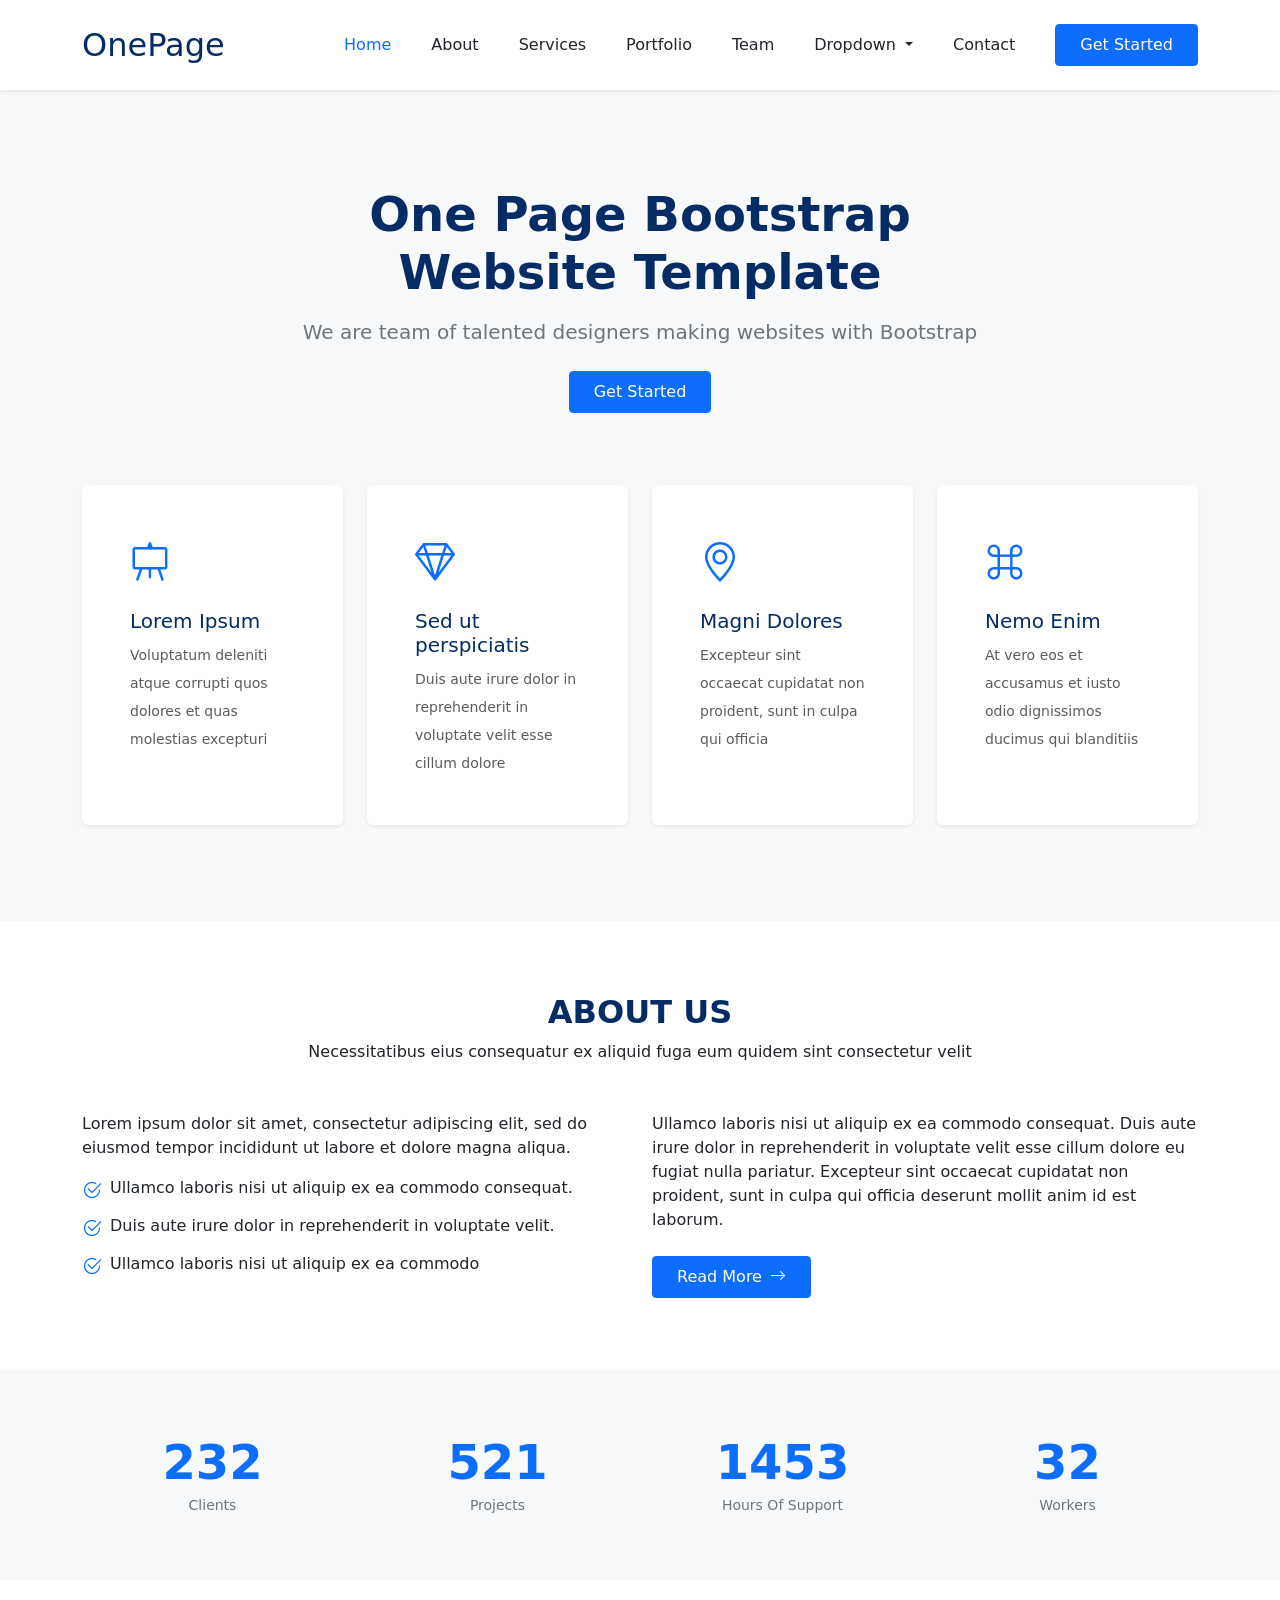
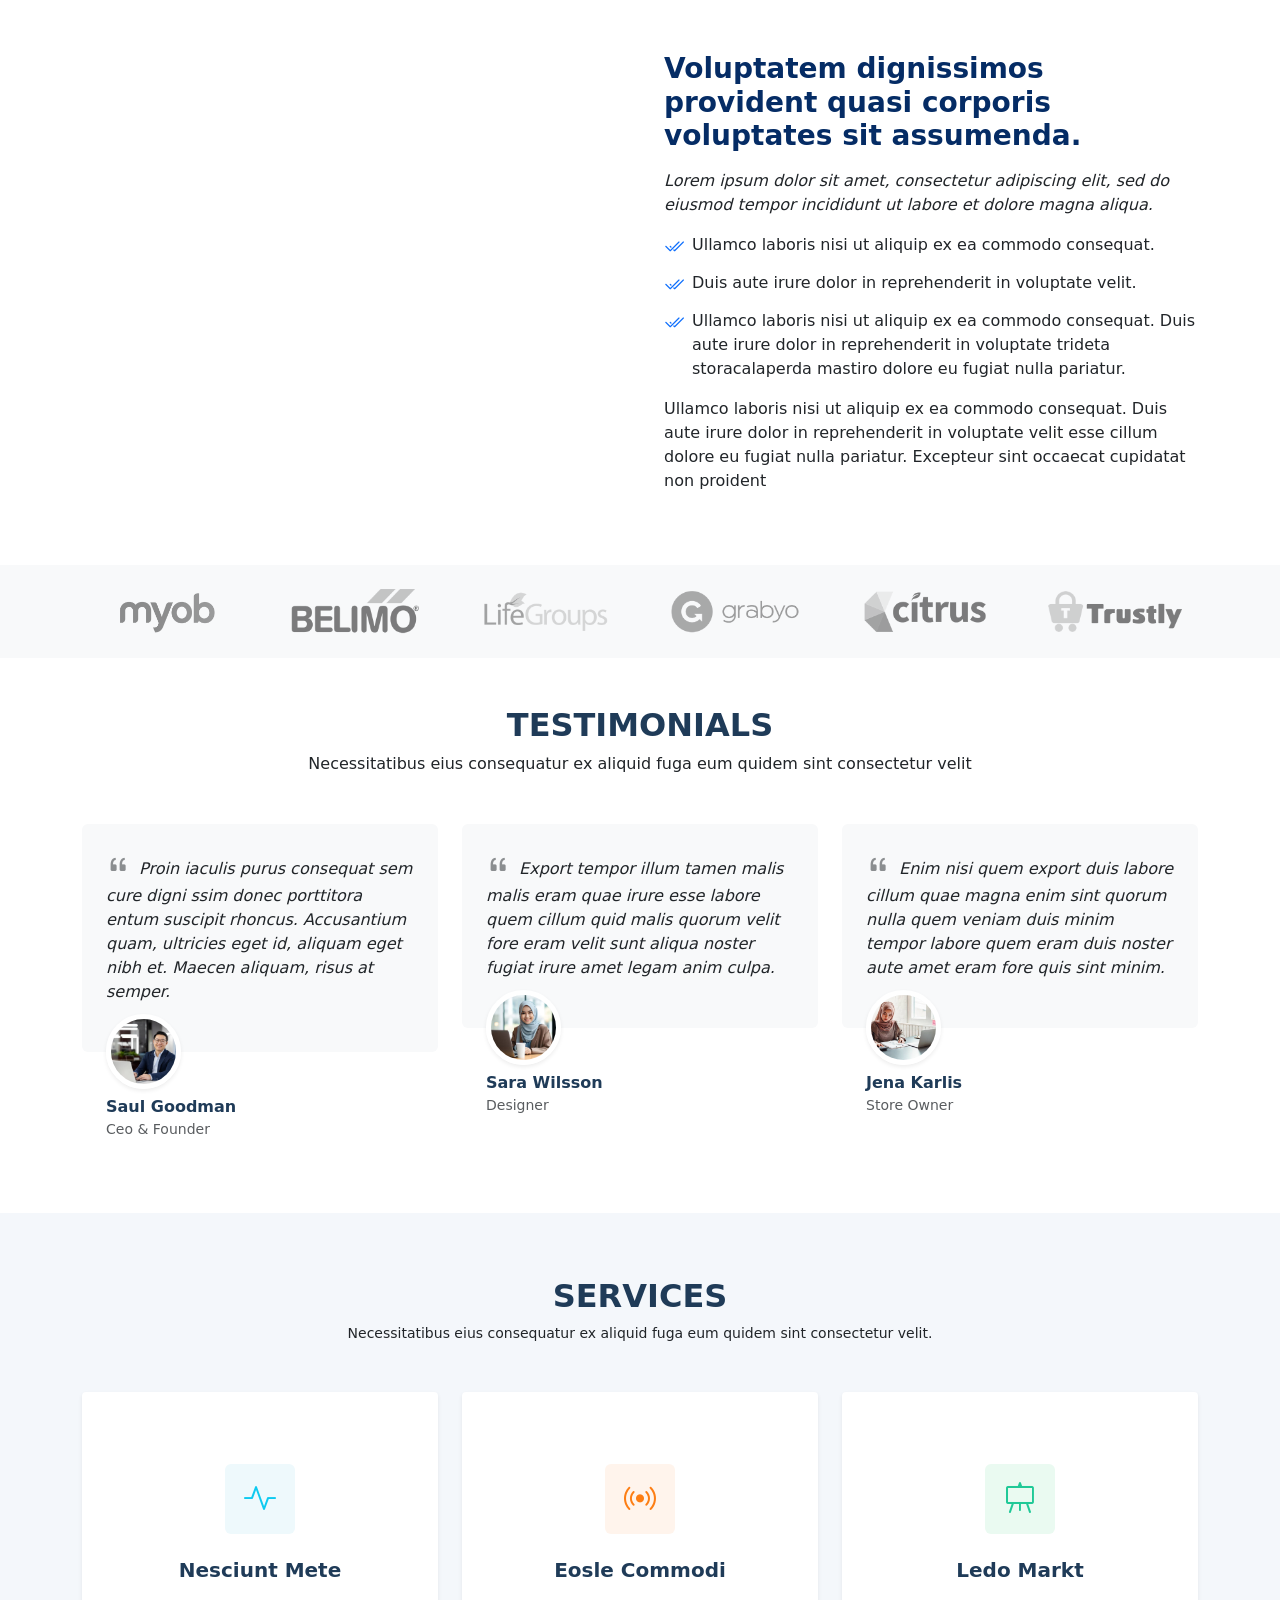
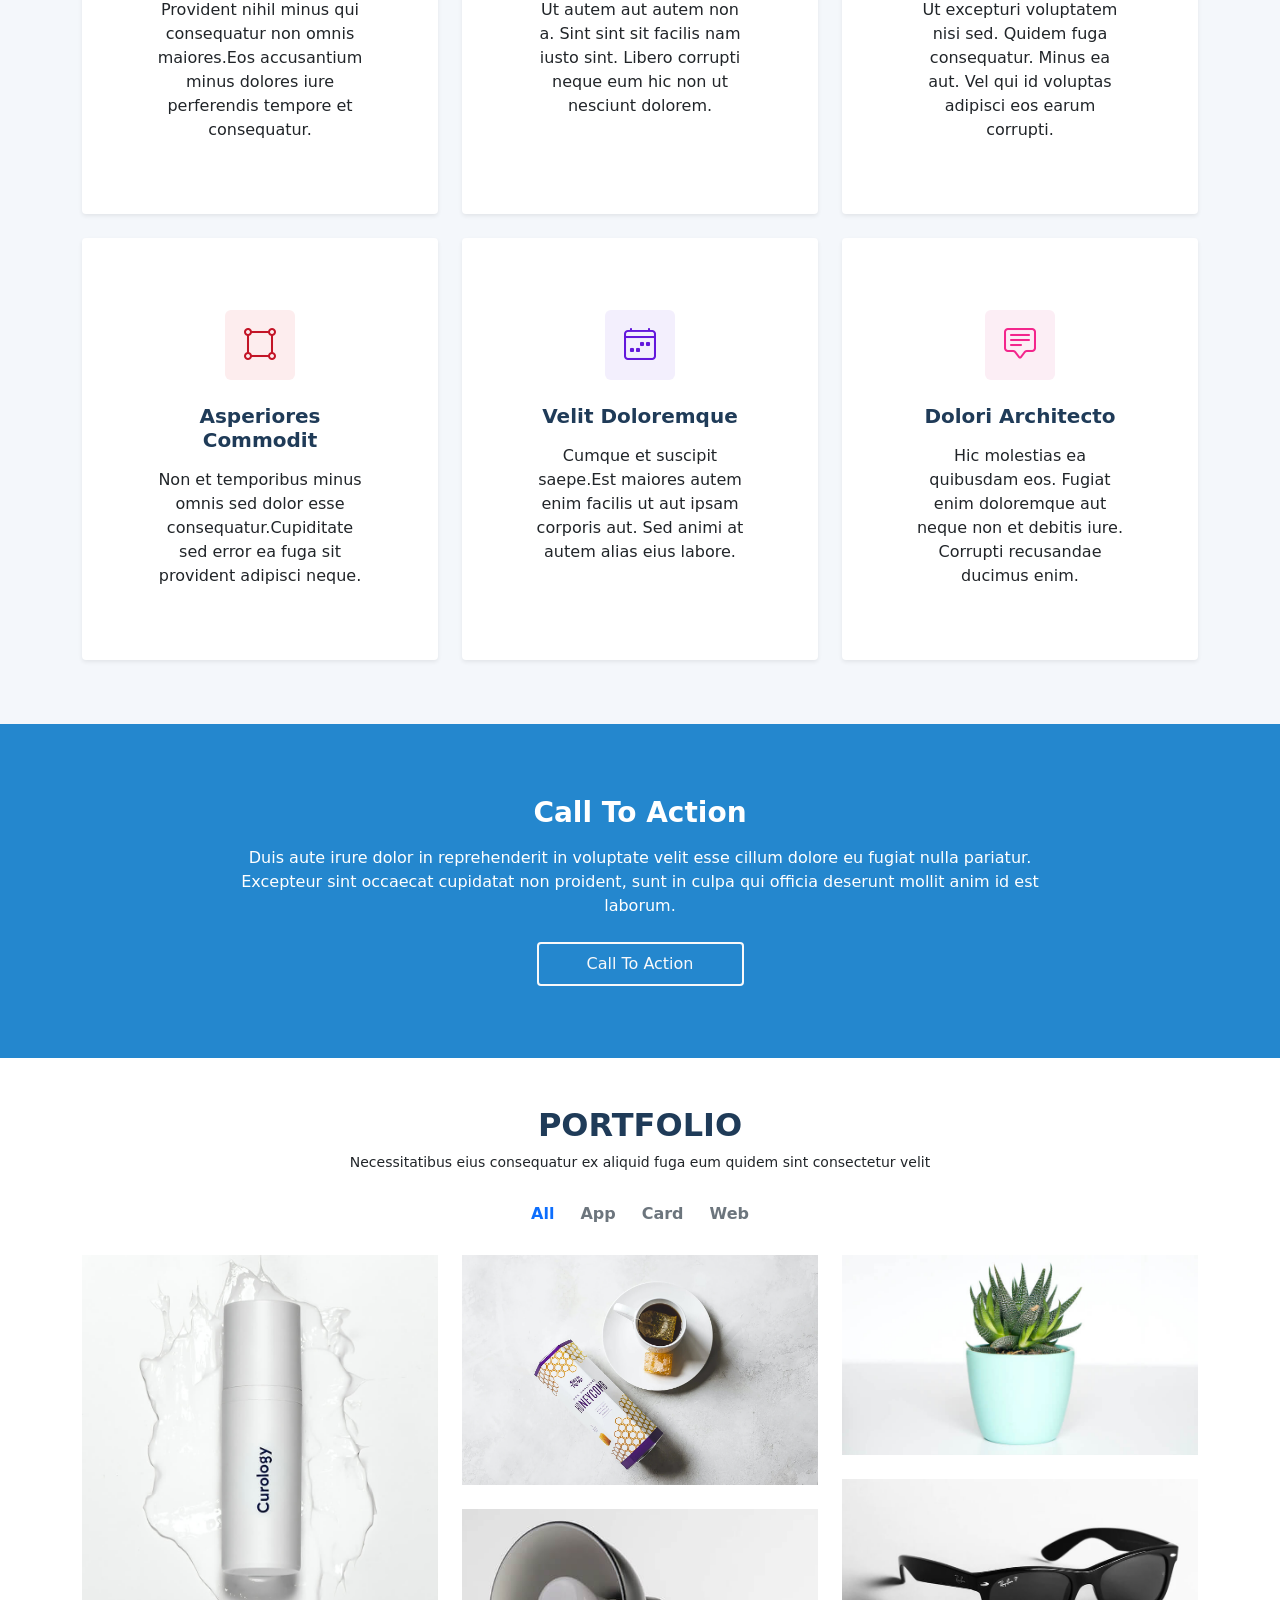
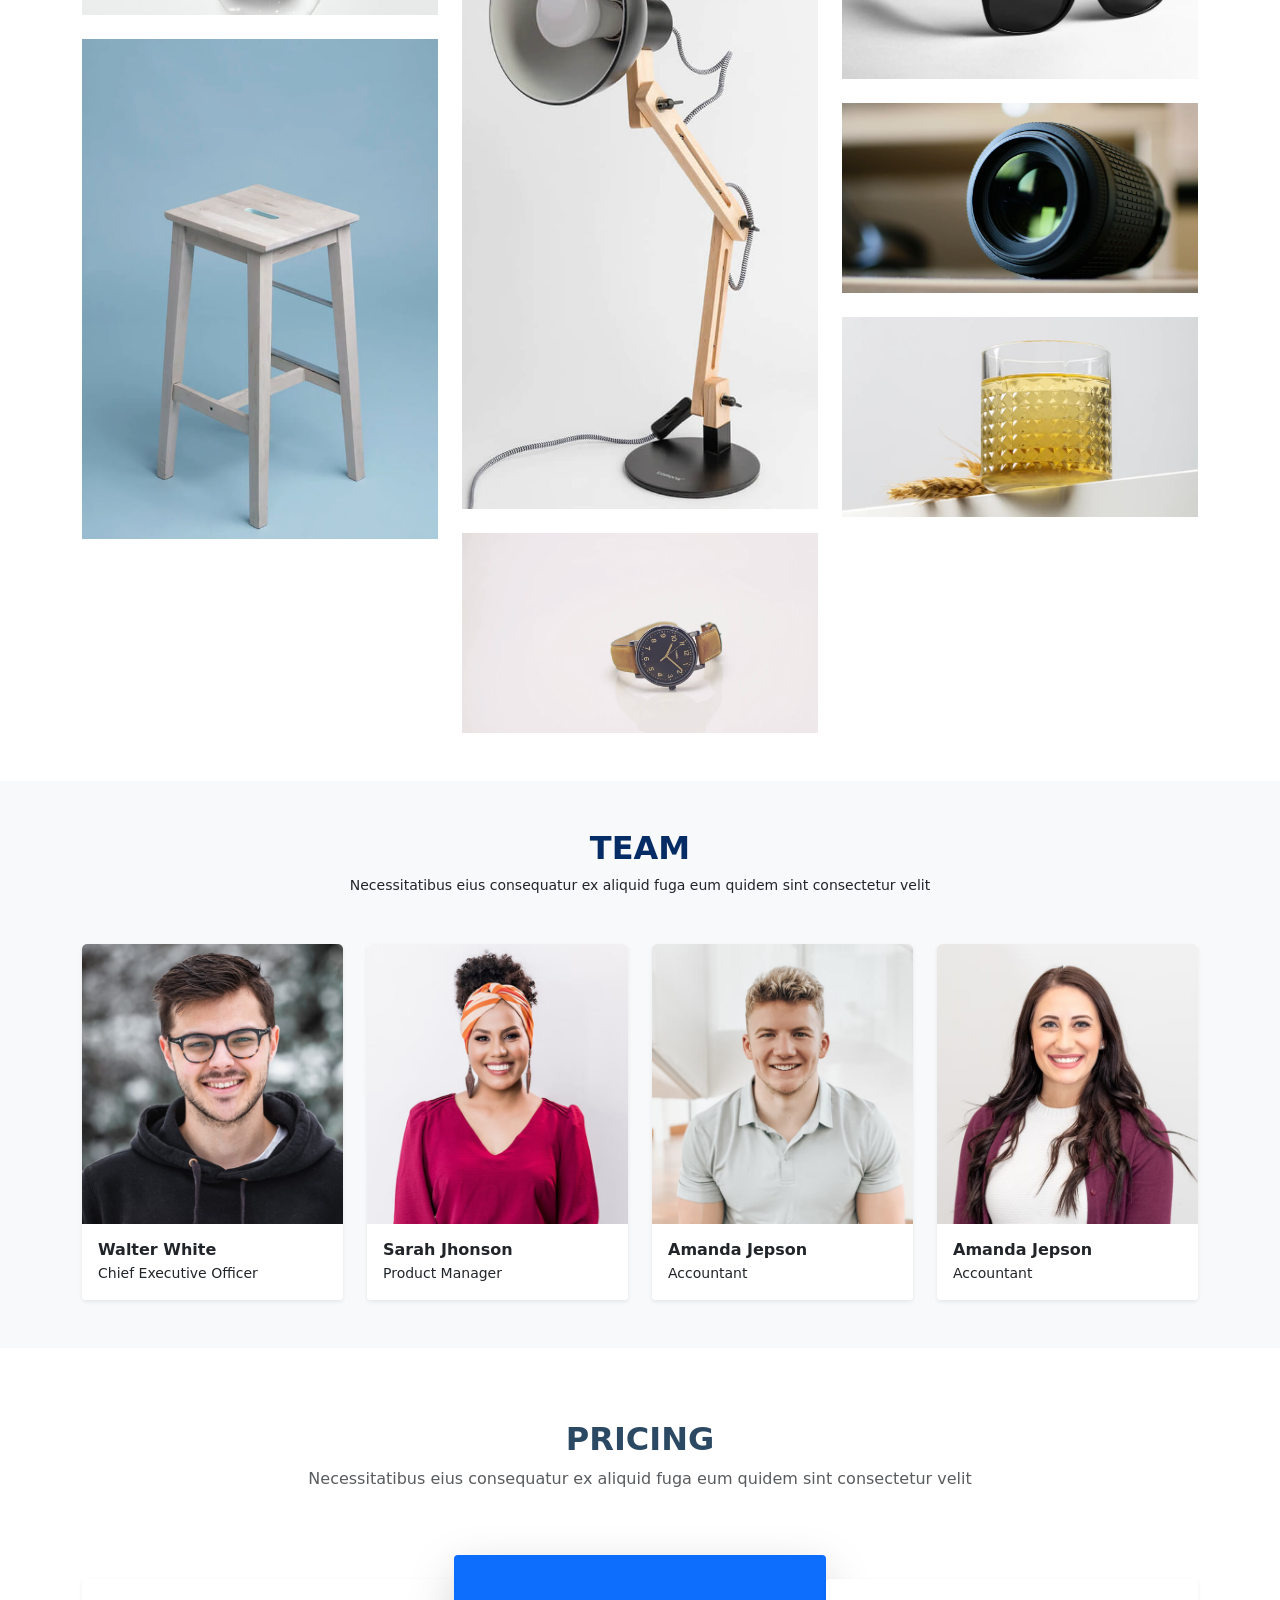
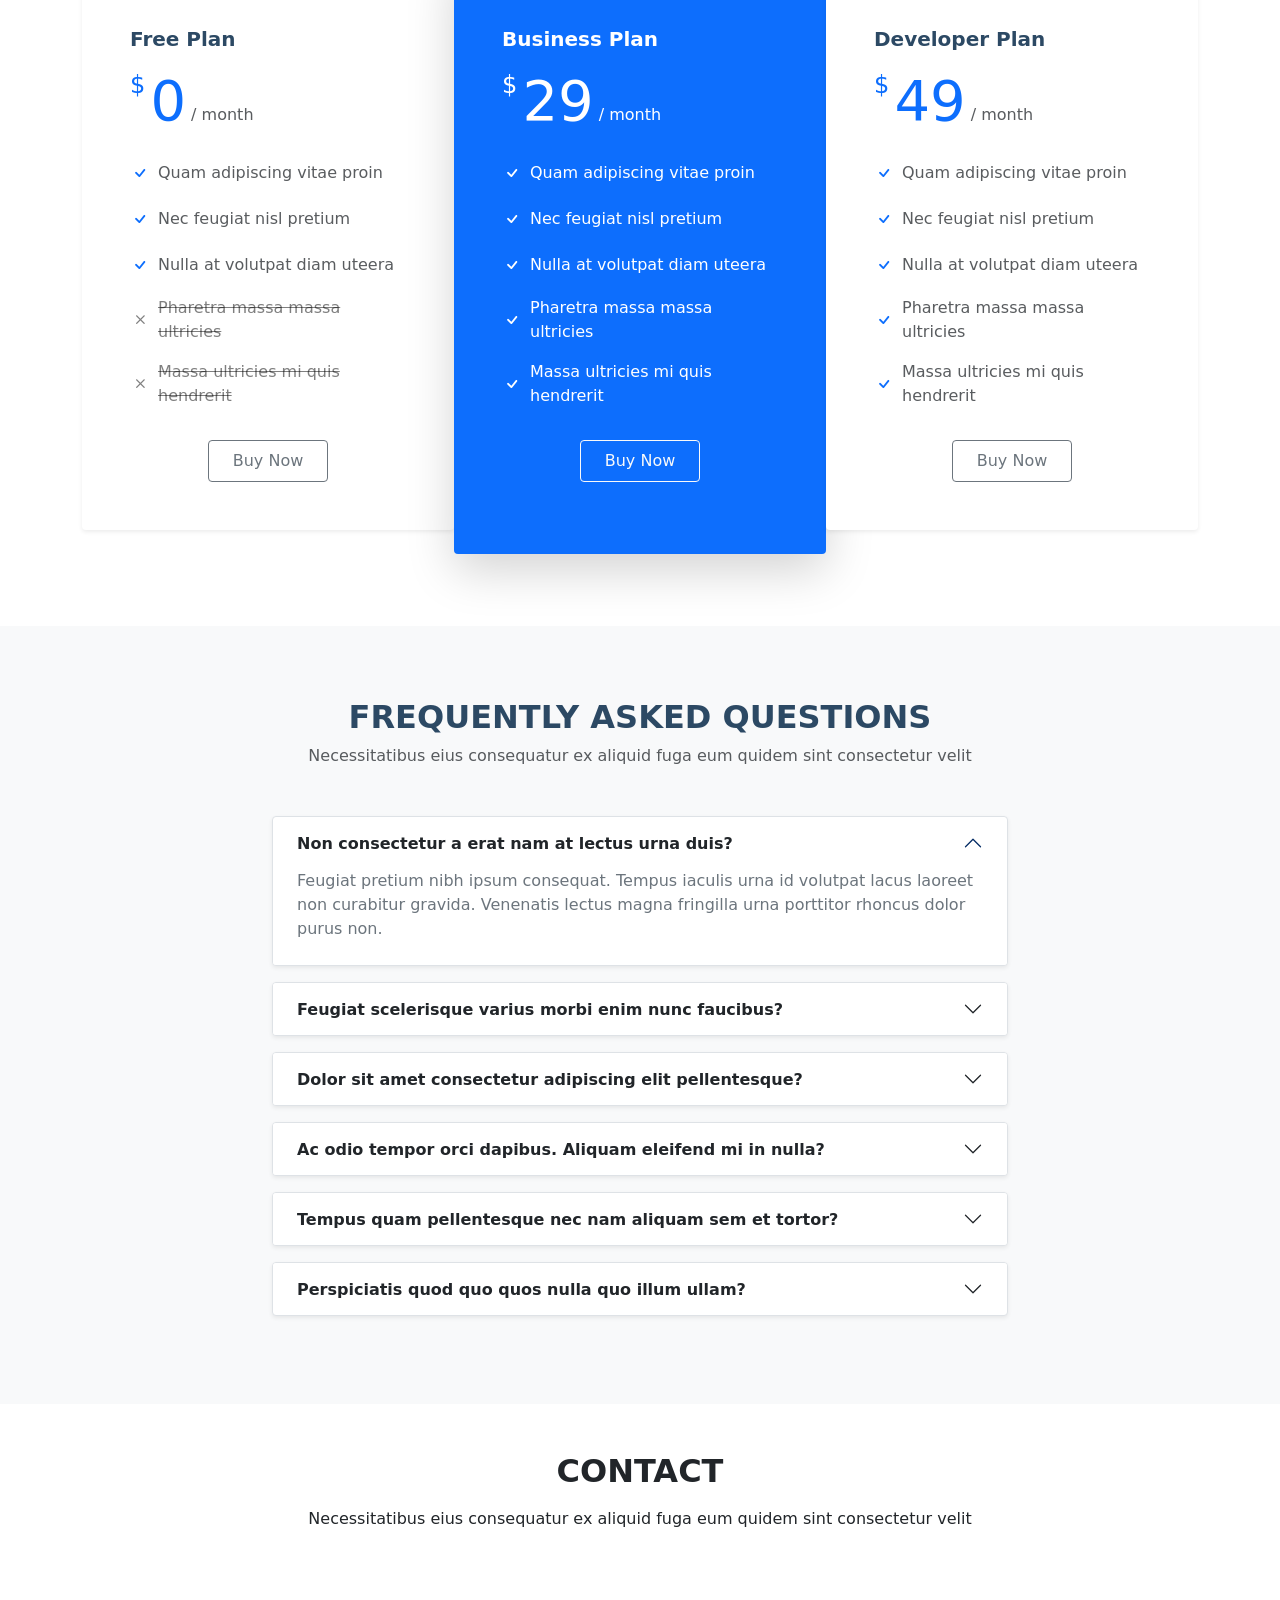
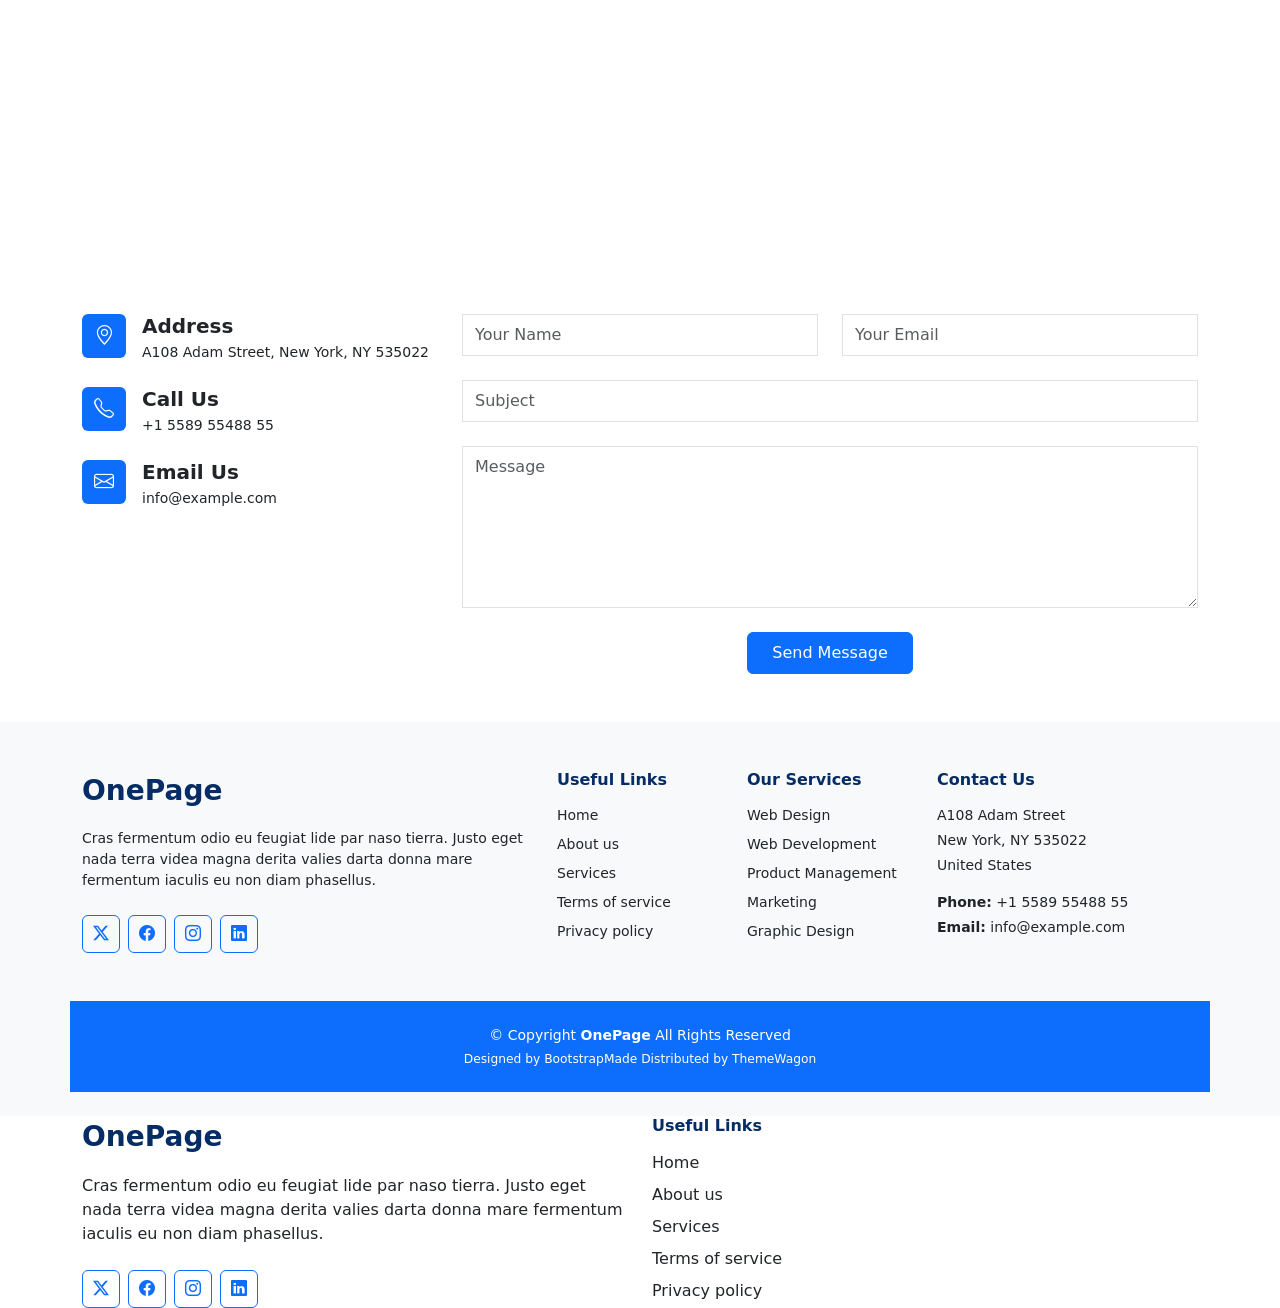
<file: index.html>
<!DOCTYPE html>
<html lang="en">

<head>
    <meta charset="UTF-8">
    <meta name="viewport" content="width=device-width, initial-scale=1.0">
    <title>Mewagon website</title>
    <link rel="stylesheet" href="./css/bootstrap.min.css">
    <link rel="stylesheet" href="./js/bootstrap.bundle.min.js">
    <link rel="stylesheet" href="https://cdn.jsdelivr.net/npm/bootstrap-icons@1.13.2/font/bootstrap-icons.min.css">
    <link rel="stylesheet" href="./css/style.css">


</head>

<body>
    <nav class="navbar navbar-expand-lg navbar-light bg-white py-3 shadow-sm sticky-top">
        <div class="container">

            <a class="navbar-brand fs-2 fw-light text-primary-emphasis" href="#">
                OnePage
            </a>
            <button class="navbar-toggler border-0 shadow-none" type="button" data-bs-toggle="collapse"
                data-bs-target="#mainNav" aria-controls="mainNav" aria-expanded="false" aria-label="Toggle navigation">
                <span class="navbar-toggler-icon"></span>
            </button>


            <div class="collapse navbar-collapse" id="mainNav">
                <ul class="navbar-nav ms-auto align-items-lg-center gap-lg-2 ">

                    <li class="nav-item ">
                        <a class="nav-link active text-primary px-3" aria-current="page" href="#Home">Home</a>
                    </li>

                    <li class="nav-item">
                        <a class="nav-link text-dark px-3" aria-current="page" href="#about">About</a>
                    </li>
                    <li class="nav-item">
                        <a class="nav-link text-dark px-3" aria-current="page" href="#services">Services</a>
                    </li>
                    <li class="nav-item">
                        <a class="nav-link text-dark px-3" aria-current="page" href="#Portofolio">Portfolio</a>
                    </li>
                    <li class="nav-item">
                        <a class="nav-link text-dark px-3" aria-current="page" href="#Team">Team</a>
                    </li>
                    <li class="nav-item dropdown">
                        <a class="nav-link dropdown-toggle text-dark px-3" href="#Dropdown" role="button"
                            data-bs-toggle="dropdown" aria-expanded="false">
                            Dropdown
                        </a>
                        <ul class="dropdown-menu border-0 shadow rounded-2 py-2">
                            <li><a class="dropdown-item py-2" href="#">Dropdown 1</a></li>
                            <li><a class="dropdown-item py-2" href="#">Dropdown 2</a></li>
                            <li><a class="dropdown-item py-2" href="#">Dropdown 3</a></li>
                            <li><a class="dropdown-item py-2" href="#">Dropdown 4</a></li>
                        </ul>
                    </li>

                    <li class="nav-item">
                        <a class="nav-link text-dark px-3" href="#Contact">Contact</a>
                    </li>

                    <li class="nav-item ms-lg-3 mt-2 mt-lg-0">
                        <a class="btn btn-primary px-4 py-2 rounded-1" href="#">
                            Get Started
                        </a>
                    </li>

                </ul>
            </div>
        </div>
    </nav>
    <section class="bg-light py-5">
        <div class="container py-5">
            <div class="row justify-content-center text-center">
                <div class="col-lg-8">
                    <h1 class="display-5 fw-bold text-primary-emphasis mb-3">
                        One Page Bootstrap <br> Website Template
                    </h1>
                    <p class="fs-5 text-secondary mb-4">
                        We are team of talented designers making websites with Bootstrap
                    </p>
                    <a href="#about" class="btn btn-primary btn-lg  px-4 py-2 fs-6 rounded-1">
                        Get Started
                    </a>
                </div>
            </div>


            <div class="row g-4 mt-5">


                <div class="col-md-6 col-lg-3">
                    <div class="card h-100 border-0 shadow-sm rounded-2 p-4 s-card">
                        <div class="card-body p-4">
                            <div class="text-primary fs-1 mb-3">
                                <i class="bi bi-easel"></i>
                            </div>
                            <h5 class="card-title  text-primary-emphasis mb-2 heading5">
                                Lorem Ipsum
                            </h5>
                            <p class="card-text text-muted small lh-lg">
                                Voluptatum deleniti atque corrupti quos dolores et quas molestias excepturi
                            </p>
                        </div>
                    </div>
                </div>

                <div class="col-md-6 col-lg-3">
                    <div class="card h-100 border-0 shadow-sm rounded-2 p-4 s-card">
                        <div class="card-body p-4">
                            <div class="text-primary fs-1 mb-3">
                                <i class="bi bi-gem"></i>
                            </div>
                            <h5 class="card-title  text-primary-emphasis mb-2 heading5">
                                Sed ut perspiciatis
                            </h5>
                            <p class="card-text text-muted small lh-lg">
                                Duis aute irure dolor in reprehenderit in voluptate velit esse cillum dolore
                            </p>
                        </div>
                    </div>
                </div>


                <div class="col-md-6 col-lg-3">
                    <div class="card h-100 border-0 shadow-sm rounded-2 p-4 s-card">
                        <div class="card-body p-4">
                            <div class="text-primary fs-1 mb-3">
                                <i class="bi bi-geo-alt"></i>
                            </div>
                            <h5 class="card-title  text-primary-emphasis mb-2 heading5">
                                Magni Dolores
                            </h5>
                            <p class="card-text text-muted small lh-lg">
                                Excepteur sint occaecat cupidatat non proident, sunt in culpa qui officia
                            </p>
                        </div>
                    </div>
                </div>


                <div class="col-md-6 col-lg-3">
                    <div class="card h-100 border-0 shadow-sm rounded-2 p-4 s-card">
                        <div class="card-body p-4">
                            <div class="text-primary fs-1 mb-3">
                                <i class="bi bi-command"></i>
                            </div>
                            <h5 class="card-title  text-primary-emphasis mb-2 heading5">
                                Nemo Enim
                            </h5>
                            <p class="card-text text-muted small lh-lg">
                                At vero eos et accusamus et iusto odio dignissimos ducimus qui blanditiis
                            </p>
                        </div>
                    </div>
                </div>

            </div>
        </div>
    </section>
    <section id="about" class="py-5 bg-white">
        <div class="container py-4">

            <div class="text-center mb-5">
                <h2 class="fw-bold text-uppercase text-primary-emphasis mb-2">About Us</h2>
                <p class="text-dark">
                    Necessitatibus eius consequatur ex aliquid fuga eum quidem sint consectetur velit
                </p>
            </div>
            <div class="row gy-4">

                <div class="col-lg-6">
                    <p class="text-dark mb-3">
                        Lorem ipsum dolor sit amet, consectetur adipiscing elit, sed do eiusmod tempor incididunt ut
                        labore et dolore magna aliqua.
                    </p>
                    <ul class="list-unstyled text-dark">
                        <li class="d-flex align-items-start mb-2">
                            <i class="bi bi-check2-circle text-primary fs-5 me-2"></i>
                            <span>Ullamco laboris nisi ut aliquip ex ea commodo consequat.</span>
                        </li>
                        <li class="d-flex align-items-start mb-2">
                            <i class="bi bi-check2-circle text-primary fs-5 me-2"></i>
                            <span>Duis aute irure dolor in reprehenderit in voluptate velit.</span>
                        </li>
                        <li class="d-flex align-items-start">
                            <i class="bi bi-check2-circle text-primary fs-5 me-2"></i>
                            <span>Ullamco laboris nisi ut aliquip ex ea commodo</span>
                        </li>
                    </ul>
                </div>
                <div class="col-lg-6">
                    <p class="text-dark mb-4">
                        Ullamco laboris nisi ut aliquip ex ea commodo consequat. Duis aute irure dolor in reprehenderit
                        in voluptate velit esse cillum dolore eu fugiat nulla pariatur. Excepteur sint occaecat
                        cupidatat non proident, sunt in culpa qui officia deserunt mollit anim id est laborum.
                    </p>
                    <a href="#" class="btn btn-primary px-4 py-2 rounded-1 d-inline-flex align-items-center gap-2">
                        <span>Read More</span>
                        <i class="bi bi-arrow-right"></i>
                    </a>
                </div>

            </div>
        </div>
    </section>
    <section id="stats" class="bg-light py-5">
        <div class="container py-3">
            <div class="row gy-4 text-center justify-content-center">

                <div class="col-6 col-md-3">
                    <h2 class="display-5 fw-bold text-primary mb-1">232</h2>
                    <p class="text-secondary small mb-0">Clients</p>
                </div>
                <div class="col-6 col-md-3">
                    <h2 class="display-5 fw-bold text-primary mb-1">521</h2>
                    <p class="text-secondary small mb-0">Projects</p>
                </div>

                <div class="col-6 col-md-3">
                    <h2 class="display-5 fw-bold text-primary mb-1">1453</h2>
                    <p class="text-secondary small mb-0">Hours Of Support</p>
                </div>

                <div class="col-6 col-md-3">
                    <h2 class="display-5 fw-bold text-primary mb-1">32</h2>
                    <p class="text-secondary small mb-0">Workers</p>
                </div>

            </div>
        </div>
    </section>
    <section id="about-alt" class="py-5 bg-white">
        <div class="container py-4">
            <div class="row gy-4 align-items-center">

                <div class="col-lg-6 position-relative">
                    <iframe width="100%" height="360"
                        src="https://www.youtube.com/embed/Y7f98aduVJ8?si=9XM7p7sccgjfmcGj" title="YouTube video player"
                        frameborder="0"
                        allow="accelerometer; autoplay; clipboard-write; encrypted-media; gyroscope; picture-in-picture; web-share"
                        referrerpolicy="strict-origin-when-cross-origin" allowfullscreen></iframe>

                </div>
                <div class="col-lg-6 ps-lg-4">
                    <h3 class="fw-bold text-primary-emphasis mb-3">
                        Voluptatem dignissimos provident quasi corporis voluptates sit assumenda.
                    </h3>

                    <p class="fst-italic text-dark mb-3">
                        Lorem ipsum dolor sit amet, consectetur adipiscing elit, sed do eiusmod tempor incididunt ut
                        labore et dolore magna aliqua.
                    </p>
                    <ul class="list-unstyled text-dark mb-3">
                        <li class="d-flex align-items-start mb-2">
                            <i class="bi bi-check2-all text-primary fs-5 me-2"></i>

                            <span>Ullamco laboris nisi ut aliquip ex ea commodo consequat.</span>
                        </li>
                        <li class="d-flex align-items-start mb-2">
                            <i class="bi bi-check2-all text-primary fs-5 me-2"></i>
                            <span>Duis aute irure dolor in reprehenderit in voluptate velit.</span>
                        </li>
                        <li class="d-flex align-items-start">
                            <i class="bi bi-check2-all text-primary fs-5 me-2"></i>
                            <span>Ullamco laboris nisi ut aliquip ex ea commodo consequat. Duis aute irure dolor in
                                reprehenderit in voluptate trideta storacalaperda mastiro dolore eu fugiat nulla
                                pariatur.</span>
                        </li>
                    </ul>
                    <p class="text-dark mb-0">
                        Ullamco laboris nisi ut aliquip ex ea commodo consequat. Duis aute irure dolor in reprehenderit
                        in voluptate velit esse cillum dolore eu fugiat nulla pariatur. Excepteur sint occaecat
                        cupidatat non proident
                    </p>
                </div>

            </div>
        </div>
    </section>
    <section id="clients" class="bg-light py-4">
        <div class="container">
            <div class="row gy-4 align-items-center justify-content-center text-center">
                <div class="col-6 col-md-4 col-lg-2">
                    <img src="./img/m1.png" class="img-fluid opacity-50 px-3 brand-logo" style=" max-height: 45px;"
                        alt="myob">
                </div>
                <div class="col-6 col-md-4 col-lg-2">
                    <img src="./img/m2.png" class="img-fluid opacity-50 px-3 brand-logo" style="max-height: 45px;"
                        alt="BELIMO">
                </div>
                <div class="col-6 col-md-4 col-lg-2">
                    <img src="./img/m3.png" class="img-fluid opacity-50 px-3 brand-logo" style="max-height: 45px;"
                        alt="Lifegroup">
                </div>

                <div class="col-6 col-md-4 col-lg-2">
                    <img src="./img/m4.png" class="img-fluid opacity-50 px-3 brand-logo" style="max-height: 45px;"
                        alt="grabyo">
                </div>
                <div class="col-6 col-md-4 col-lg-2">
                    <img src="./img/m5.png" class="img-fluid opacity-50 px-3 brand-logo" style="max-height: 45px;"
                        alt="Citus">
                </div>
                <div class="col-6 col-md-4 col-lg-2">
                    <img src="./img/m6.png" class="img-fluid opacity-50 px-3 brand-logo" style="max-height: 45px;"
                        alt="Trustly">
                </div>
            </div>
        </div>
    </section>
    <section class="py-5">
        <div class="container">

            <div class="text-center mb-5">
                <h2 class="fw-bold text-uppercase" style="color: #1f3b58;">Testimonials</h2>
                <p class="text-dark">Necessitatibus eius consequatur ex aliquid fuga eum quidem sint consectetur
                    velit</p>
            </div>
            <div id="testimonialCarousel" class="carousel slide" data-bs-ride="carousel">

                <div class="carousel-inner pb-4">

                    <div class="carousel-item active">
                        <div class="row g-4">
                            <div class="col-lg-4 col-md-6">
                                <div class="bg-light rounded-2 p-4 pb-5 fst-italic text-dark position-relative">
                                    <i class="bi bi-quote fs-4 text-dark opacity-50 me-1"></i>
                                    Proin iaculis purus consequat sem cure digni ssim donec porttitora entum suscipit
                                    rhoncus. Accusantium quam, ultricies eget id, aliquam eget nibh et. Maecen aliquam,
                                    risus at semper.

                                </div>
                                <div class="ps-4" style="margin-top: -38px;">
                                    <img src="./img/p 1.jpg"
                                        class="rounded-circle border border-5 border-white shadow-sm object-fit-cover position-relative"
                                        width="75" height="75" alt="Saul Goodman">
                                    <h5 class="fw-bold mb-0 mt-2 fs-6" style="color: #1f3b58;">Saul Goodman</h5>
                                    <small class="text-muted">Ceo & Founder</small>
                                </div>
                            </div>
                            <div class="col-lg-4 col-md-6">
                                <div class="bg-light rounded-2 p-4 pb-5 fst-italic text-dark position-relative">
                                    <i class="bi bi-quote fs-4 text-dark opacity-50 me-1"></i>
                                    Export tempor illum tamen malis malis eram quae irure esse labore quem cillum quid
                                    malis quorum velit fore eram velit sunt aliqua noster fugiat irure amet legam anim
                                    culpa.

                                </div>
                                <div class="ps-4" style="margin-top: -38px;">
                                    <img src="./img/p2.jpg"
                                        class="rounded-circle border border-5 border-white shadow-sm object-fit-cover position-relative"
                                        width="75" height="75" alt="Sara Wilsson">
                                    <h5 class="fw-bold mb-0 mt-2 fs-6" style="color: #1f3b58;">Sara Wilsson</h5>
                                    <small class="text-muted">Designer</small>
                                </div>
                            </div>
                            <div class="col-lg-4 col-md-6">
                                <div class="bg-light rounded-2 p-4 pb-5 fst-italic text-dark position-relative">
                                    <i class="bi bi-quote fs-4 text-dark opacity-50 me-1"></i>
                                    Enim nisi quem export duis labore cillum quae magna enim sint quorum nulla quem
                                    veniam duis minim tempor labore quem eram duis noster aute amet eram fore quis sint
                                    minim.

                                </div>
                                <div class="ps-4" style="margin-top: -38px;">
                                    <img src="./img/p3.jpg"
                                        class="rounded-circle border border-5 border-white shadow-sm object-fit-cover position-relative"
                                        width="75" height="75" alt="Jena Karlis">
                                    <h5 class="fw-bold mb-0 mt-2 fs-6" style="color: #1f3b58;">Jena Karlis</h5>
                                    <small class="text-muted">Store Owner</small>
                                </div>
                            </div>

                        </div>
                    </div>
                </div>
            </div>
    </section>
    <section class="py-5" style="background-color: #f4f7fb;">
        <div class="container py-3">

            <div class="text-center mb-5">
                <h2 class="fw-bold text-uppercase mb-2" style="color: #1f3b58;">Services</h2>
                <p class="text-dark small">Necessitatibus eius consequatur ex aliquid fuga eum quidem sint
                    consectetur velit.
                </p>
            </div>
            <div class="row g-4">

                <div class="col-lg-4 col-md-6">
                    <div class="card border-0 rounded-1 shadow-sm h-100 text-center p-4 p-lg-5 bg-white">
                        <div class="card-body p-4">
                            <div class="d-inline-flex align-items-center justify-content-center rounded-2 mb-4"
                                style="width: 70px; height: 70px; background-color: #eef9fc; color: #0dcaf0;">
                                <i class="bi bi-activity fs-2"></i>
                            </div>
                            <h5 class="card-title fw-bold mb-3" style="color: #1f3b58;">Nesciunt Mete</h5>
                            <p class="card-text text-dark medium lh-base">
                                Provident nihil minus qui consequatur non omnis maiores.Eos accusantium minus dolores
                                iure perferendis
                                tempore et consequatur.
                            </p>
                        </div>
                    </div>
                </div>
                <div class="col-lg-4 col-md-6">
                    <div class="card border-0 rounded-1 shadow-sm h-100 text-center p-4 p-lg-5 bg-white">
                        <div class="card-body p-4">
                            <div class="d-inline-flex align-items-center justify-content-center rounded-2 mb-4"
                                style="width: 70px; height: 70px; background-color: #fff4ec; color: #fd7e14;">
                                <i class="bi bi-broadcast fs-2"></i>
                            </div>
                            <h5 class="card-title fw-bold mb-3" style="color: #1f3b58;">Eosle Commodi</h5>
                            <p class="card-text text-dark  medium lh-base">
                                Ut autem aut autem non a. Sint sint sit facilis nam iusto sint. Libero corrupti neque
                                eum hic non ut
                                nesciunt dolorem.
                            </p>
                        </div>
                    </div>
                </div>
                <div class="col-lg-4 col-md-6">
                    <div class="card border-0 rounded-1 shadow-sm h-100 text-center p-4 p-lg-5 bg-white">
                        <div class="card-body p-4">
                            <div class="d-inline-flex align-items-center justify-content-center rounded-2 mb-4"
                                style="width: 70px; height: 70px; background-color: #eafaf1; color: #20c997;">
                                <i class="bi bi-easel fs-2"></i>
                            </div>
                            <h5 class="card-title fw-bold mb-3" style="color: #1f3b58;">Ledo Markt</h5>
                            <p class="card-text text-dark medium lh-base">
                                Ut excepturi voluptatem nisi sed. Quidem fuga consequatur. Minus ea aut. Vel qui id
                                voluptas adipisci eos
                                earum corrupti.
                            </p>
                        </div>
                    </div>
                </div>

                <div class="col-lg-4 col-md-6">
                    <div class="card border-0 rounded-1 shadow-sm h-100 text-center p-4 p-lg-5 bg-white">
                        <div class="card-body p-4">
                            <div class="d-inline-flex align-items-center justify-content-center rounded-2 mb-4"
                                style="width: 70px; height: 70px; background-color: #fdedee; color: #c31527;">
                                <i class="bi bi-bounding-box-circles fs-2"></i>
                            </div>
                            <h5 class="card-title fw-bold mb-3" style="color: #1f3b58;">Asperiores Commodit</h5>
                            <p class="card-text text-dark medium lh-base">
                                Non et temporibus minus omnis sed dolor esse consequatur.Cupiditate sed error ea fuga
                                sit provident
                                adipisci neque.
                            </p>
                        </div>
                    </div>
                </div>

                <div class="col-lg-4 col-md-6">
                    <div class="card border-0 rounded-1 shadow-sm h-100 text-center p-4 p-lg-5 bg-white">
                        <div class="card-body p-4">
                            <div class="d-inline-flex align-items-center justify-content-center rounded-2 mb-4"
                                style="width: 70px; height: 70px; background-color: #f3effd; color: #6318dc;">
                                <i class="bi bi-calendar4-week fs-2"></i>
                            </div>
                            <h5 class="card-title fw-bold mb-3" style="color: #1f3b58;">Velit Doloremque</h5>
                            <p class="card-text text-dark medium lh-base">
                                Cumque et suscipit saepe.Est maiores autem enim facilis ut aut ipsam corporis aut. Sed
                                animi at autem
                                alias eius labore.
                            </p>
                        </div>
                    </div>
                </div>
                <div class="col-lg-4 col-md-6">
                    <div class="card border-0 rounded-1 shadow-sm h-100 text-center p-4 p-lg-5 bg-white">
                        <div class="card-body p-4">
                            <div class="d-inline-flex align-items-center justify-content-center rounded-2 mb-4"
                                style="width: 70px; height: 70px; background-color: #fceef5; color: #f3268c;">
                                <i class="bi bi-chat-square-text fs-2"></i>
                            </div>
                            <h5 class="card-title fw-bold mb-3" style="color: #1f3b58;">Dolori Architecto</h5>
                            <p class="card-text text-dark medium lh-base">
                                Hic molestias ea quibusdam eos. Fugiat enim doloremque aut neque non et debitis iure.
                                Corrupti recusandae
                                ducimus enim.
                            </p>
                        </div>
                    </div>
                </div>

            </div>
        </div>
    </section>
    <section class="py-5 text-white text-center" style="background-color: #2487ce;">
        <div class="container py-4">
            <div class="row justify-content-center">
                <div class="col-xl-9 col-lg-10">

                    <h3 class="fw-bold mb-3">Call To Action</h3>

                    <p class="mb-4 lh-base">
                        Duis aute irure dolor in reprehenderit in voluptate velit esse cillum dolore eu fugiat nulla
                        pariatur.
                        Excepteur sint occaecat cupidatat non proident, sunt in culpa qui officia deserunt mollit anim
                        id est laborum.
                    </p>

                    <a href="#Call To Action" class="btn btn-outline-light border-2 rounded-1 px-5 py-2 fw-medium">
                        Call To Action
                    </a>

                </div>
            </div>
        </div>
    </section>
    <section class="py-5">
        <div class="container">

            <div class="text-center mb-4">
                <h2 class="fw-bold text-uppercase mb-2" style="color: #1f3b58;">Portfolio</h2>
                <p class="text-dark small">Necessitatibus eius consequatur ex aliquid fuga eum quidem sint consectetur
                    velit</p>
            </div>

            <ul class="nav justify-content-center mb-4 gap-3" id="filter-buttons">
                <li class="nav-item">
                    <button class="btn btn-link text-decoration-none fw-semibold text-primary p-1"
                        data-filter="all">All</button>
                </li>
                <li class="nav-item">
                    <button class="btn btn-link text-decoration-none fw-semibold text-secondary p-1"
                        data-filter="app">App</button>
                </li>
                <li class="nav-item">
                    <button class="btn btn-link text-decoration-none fw-semibold text-secondary p-1"
                        data-filter="card">Card</button>
                </li>
                <li class="nav-item">
                    <button class="btn btn-link text-decoration-none fw-semibold text-secondary p-1"
                        data-filter="web">Web</button>
                </li>
            </ul>

            <div class="row g-4">

                <div class="col-lg-4 col-md-6 d-flex flex-column gap-4">
                    <div class="portfolio-item " data-category="app">
                        <img src="./img/M 1.jpg" class="img-fluid w-100 object-fit-cover" style="height: 360px;"
                            alt="Bottle">
                        <div class="portfolio-content d-flex justify-content-between align-items-center px-3 py-1">
                            <div>
                                <h5 class="fw-bold mb-3">App 1</h5>
                                <p class="text-dark small">Lorem ipsum, dolor sit</p>
                            </div>
                            <div>
                                <i class="bi bi-search"></i>
                                <i class="bi bi-link-45deg"></i>
                            </div>
                        </div>
                    </div>
                    <div class="portfolio-item" data-category="web">
                        <img src="./img/M 4.jpg" class="img-fluid w-100 object-fit-cover" style="height: 500px;"
                            alt="Stool">
                        <div class="portfolio-content d-flex justify-content-between align-items-center px-3 py-1">
                            <div>
                                <h5 class="fw-bold mb-3">Branding 2</h5>
                                <p class="text-dark small">Lorem ipsum, dolor sit</p>
                            </div>
                            <div>
                                <i class="bi bi-search"></i>
                                <i class="bi bi-link-45deg"></i>
                            </div>
                        </div>
                    </div>
                </div>

                <div class="col-lg-4 col-md-6 d-flex flex-column gap-4">
                    <div class="portfolio-item" data-category="card">
                        <img src="./img/M 2.jpg" class="img-fluid w-100 object-fit-cover" style="height: 230px;"
                            alt="Coffee">
                        <div class="portfolio-content d-flex justify-content-between align-items-center px-3 py-1">
                            <div>
                                <h5 class="fw-bold mb-3">Product 1</h5>
                                <p class="text-dark small">Lorem ipsum, dolor sit</p>
                            </div>
                            <div>
                                <i class="bi bi-search"></i>
                                <i class="bi bi-link-45deg"></i>
                            </div>
                        </div>
                    </div>
                    <div class="portfolio-item" data-category="app">
                        <img src="./img/M 5.jpg" class="img-fluid w-100 object-fit-cover" style="height: 600px;"
                            alt="Lamp">
                        <div class="portfolio-content d-flex justify-content-between align-items-center px-3 py-1">
                            <div>
                                <h5 class="fw-bold mb-3">Product 2</h5>
                                <p class="text-dark small">Lorem ipsum, dolor sit</p>
                            </div>
                            <div>
                                <i class="bi bi-search"></i>
                                <i class="bi bi-link-45deg"></i>
                            </div>
                        </div>
                    </div>
                    <div class="portfolio-item" data-category="card">
                        <img src="./img/M 8.jpg" class="img-fluid w-100 object-fit-cover" style="height: 200px;"
                            alt="Watch">
                        <div class="portfolio-content d-flex justify-content-between align-items-center px-3 py-1">
                            <div>
                                <h5 class="fw-bold mb-3">Branding 3</h5>
                                <p class="text-dark small">Lorem ipsum, dolor sit</p>
                            </div>
                            <div>
                                <i class="bi bi-search"></i>
                                <i class="bi bi-link-45deg"></i>
                            </div>
                        </div>
                    </div>
                </div>

                <div class="col-lg-4 col-md-12 d-flex flex-column gap-4">
                    <div class="portfolio-item" data-category="web">
                        <img src="./img/M 3.jpg" class="img-fluid w-100 object-fit-cover" style="height: 200px;"
                            alt="Plant">
                        <div class="portfolio-content d-flex justify-content-between align-items-center px-3 py-1">
                            <div>
                                <h5 class="fw-bold mb-3">Branding 3</h5>
                                <p class="text-dark small">Lorem ipsum, dolor sit</p>
                            </div>
                            <div>
                                <i class="bi bi-search"></i>
                                <i class="bi bi-link-45deg"></i>
                            </div>
                        </div>
                    </div>
                    <div class="portfolio-item" data-category="app">
                        <img src="./img/M 6.jpg" class="img-fluid w-100 object-fit-cover" style="height: 200px;"
                            alt="Glasses">
                        <div class="portfolio-content d-flex justify-content-between align-items-center px-3 py-1">
                            <div>
                                <h5 class="fw-bold mb-3">App 2</h5>
                                <p class="text-dark small">Lorem ipsum, dolor sit</p>
                            </div>
                            <div>
                                <i class="bi bi-search"></i>
                                <i class="bi bi-link-45deg"></i>
                            </div>
                        </div>
                    </div>
                    <div class="portfolio-item" data-category="card">
                        <img src="./img/M 7.jpg" class="img-fluid w-100 object-fit-cover" style="height: 190px;"
                            alt="Lens">
                        <div class="portfolio-content d-flex justify-content-between align-items-center px-3 py-1">
                            <div>
                                <h5 class="fw-bold mb-3">App 3</h5>
                                <p class="text-dark small">Lorem ipsum, dolor sit</p>
                            </div>
                            <div>
                                <i class="bi bi-search"></i>
                                <i class="bi bi-link-45deg"></i>
                            </div>
                        </div>
                    </div>
                    <div class="portfolio-item" data-category="web">
                        <img src="./img/M 9.jpg" class="img-fluid w-100 object-fit-cover" style="height: 200px;"
                            alt="Glass">
                        <div class="portfolio-content d-flex justify-content-between align-items-center px-3 py-1">
                            <div>
                                <h5 class="fw-bold mb-3">Product 3</h5>
                                <p class="text-dark small">Lorem ipsum, dolor sit</p>
                            </div>
                            <div>
                                <i class="bi bi-search"></i>
                                <i class="bi bi-link-45deg"></i>
                            </div>
                        </div>
                    </div>
                </div>

            </div>
        </div>
    </section>

    <section id="team" class="py-5 bg-light">
        <div class="container">

            <div class="text-center mb-5">
                <h2 class="fw-bold text-uppercase text-primary-emphasis">TEAM</h2>
                <p class="text-dark small">Necessitatibus eius consequatur ex aliquid fuga eum quidem sint consectetur
                    velit</p>
            </div>

            <div class="row g-4 justify-content-center">

                <div class="col-lg-3 col-md-6">
                    <div class="card border-0 shadow-sm h-100 rounded-1 overflow-hidden position-relative team-parent">
                        <img src="./img/B 1.jpg" class="card-img-top object-fit-cover" style="height: 280px;"
                            alt="Walter White">
                        <div class="card-body bg-white p-3">
                            <diiv class="card-content position-absolute">
                                <a href="#" class="social-icon" aria-label="Twitter"></a> <i
                                    class="bi bi-twitter-x"></i>
                                <a href="#" class="social-icon" aria-label="facebook"></a><i class="bi bi-facebook"></i>
                                <a href="#" class="social-icon" aria-label="bi-instagram"></a><i
                                    class="bi bi-instagram"></i>
                                <a href="#" class="social-icon" aria-label="LinkedIn"></a><i class="bi bi-linkedin"></i>
                            </diiv>
                            <h5 class="card-title fw-bold mb-1 fs-6 text-dark">Walter White</h5>
                            <p class="card-text text-dark small mb-0">Chief Executive Officer</p>
                        </div>
                    </div>
                </div>

                <div class="col-lg-3 col-md-6">
                    <div class="card border-0 shadow-sm h-100 rounded-1 overflow-hidden position-relative team-parent">
                        <img src="./img/G 1.jpg" class="card-img-top object-fit-cover" style="height: 280px;"
                            alt="Sarah Jhonson">
                        <div class="card-body bg-white p-3">
                            <diiv class="card-content position-absolute">
                                <a href="#" class="social-icon" aria-label="Twitter"></a> <i
                                    class="bi bi-twitter-x"></i>
                                <a href="#" class="social-icon" aria-label="facebook"></a><i class="bi bi-facebook"></i>
                                <a href="#" class="social-icon" aria-label="bi-instagram"></a><i
                                    class="bi bi-instagram"></i>
                                <a href="#" class="social-icon" aria-label="LinkedIn"></a><i class="bi bi-linkedin"></i>
                            </diiv>
                            <h5 class="card-title fw-bold mb-1 fs-6 text-dark">Sarah Jhonson</h5>
                            <p class="card-text text-dark small mb-0">Product Manager</p>
                        </div>
                    </div>
                </div>

                <div class="col-lg-3 col-md-6">
                    <div class="card border-0 shadow-sm h-100 rounded-1 overflow-hidden position-relative team-parent">
                        <img src="./img/B 2.jpg" class="card-img-top object-fit-cover" style="height: 280px;"
                            alt="William Anderson">
                        <div class="card-body bg-white p-3">
                            <diiv class="card-content position-absolute">
                                <a href="#" class="social-icon" aria-label="Twitter"></a> <i
                                    class="bi bi-twitter-x"></i>
                                <a href="#" class="social-icon" aria-label="facebook"></a><i class="bi bi-facebook"></i>
                                <a href="#" class="social-icon" aria-label="bi-instagram"></a><i
                                    class="bi bi-instagram"></i>
                                <a href="#" class="social-icon" aria-label="LinkedIn"></a><i class="bi bi-linkedin"></i>
                            </diiv>
                            <h5 class="card-title fw-bold mb-1 fs-6 text-dark">Amanda Jepson</h5>
                            <p class="card-text text-dark small mb-0">Accountant</p>
                        </div>
                    </div>
                </div>

                <div class="col-lg-3 col-md-6">
                    <div class="card border-0 shadow-sm h-100 rounded-1 overflow-hidden position-relative team-parent">
                        <img src="./img/G 2.jpg" class="card-img-top object-fit-cover" style="height: 280px;"
                            alt="Amanda Jepson">
                        <div class="card-body bg-white p-3">
                            <diiv class="card-content position-absolute">
                                <a href="#" class="social-icon" aria-label="Twitter"></a> <i
                                    class="bi bi-twitter-x"></i>
                                <a href="#" class="social-icon" aria-label="facebook"></a><i class="bi bi-facebook"></i>
                                <a href="#" class="social-icon" aria-label="bi-instagram"></a><i
                                    class="bi bi-instagram"></i>
                                <a href="#" class="social-icon" aria-label="LinkedIn"></a><i class="bi bi-linkedin"></i>
                            </diiv>
                            <h5 class="card-title fw-bold mb-1 fs-6 text-dark">Amanda Jepson</h5>
                            <p class="card-text text-dark small mb-0">Accountant</p>
                        </div>
                    </div>
                </div>

            </div>
        </div>
    </section>
    <section class="py-5">
        <div class="container py-4">

            <div class="text-center mb-5" style="width: 100%;">
                <h2 class="fw-bold text-uppercase" style="color: #2c4964;">PRICING</h2>
                <p class="text-muted">Necessitatibus eius consequatur ex aliquid fuga eum quidem sint consectetur velit
                </p>
            </div>

            <div class="row g-0 align-items-center justify-content-center pt-3">

                <div class="col-lg-4 mb-4 mb-lg-0">
                    <div class="card border-0 shadow-sm rounded-1 p-4 p-md-5 h-100">
                        <div class="card-body p-0">
                            <h3 class="h5 fw-semibold mb-3" style="color: #2c4964;">Free Plan</h3>
                            <div class="mb-4">
                                <span class="fs-4 text-primary align-top">$</span>
                                <span class="display-4 fw-medium text-primary">0</span>
                                <span class="text-muted"> / month</span>
                            </div>

                            <ul class="list-unstyled text-muted mb-4">
                                <li class="mb-3 d-flex align-items-center">
                                    <i class="bi bi-check text-primary fs-5 me-2"></i>
                                    <span>Quam adipiscing vitae proin</span>
                                </li>
                                <li class="mb-3 d-flex align-items-center">
                                    <i class="bi bi-check text-primary fs-5 me-2"></i>
                                    <span>Nec feugiat nisl pretium</span>
                                </li>
                                <li class="mb-3 d-flex align-items-center">
                                    <i class="bi bi-check text-primary fs-5 me-2"></i>
                                    <span>Nulla at volutpat diam uteera</span>
                                </li>
                                <li class="mb-3 d-flex align-items-center text-black-50 text-decoration-line-through">
                                    <i class="bi bi-x fs-5 me-2"></i>
                                    <span>Pharetra massa massa ultricies</span>
                                </li>
                                <li class="mb-3 d-flex align-items-center text-black-50 text-decoration-line-through">
                                    <i class="bi bi-x fs-5 me-2"></i>
                                    <span>Massa ultricies mi quis hendrerit</span>
                                </li>
                            </ul>

                            <div class="text-center pt-2">
                                <a href="#" class="btn btn-outline-secondary px-4 py-2 rounded-1">Buy Now</a>
                            </div>
                        </div>
                    </div>
                </div>

                <div class="col-lg-4 mb-4 mb-lg-0 position-relative z-2;">
                    <div class="card border-0 shadow-lg rounded-1 bg-primary text-white p-4 p-md-5 py-lg-5">
                        <div class="card-body p-0 py-lg-4">
                            <h3 class="h5 fw-semibold mb-3">Business Plan</h3>
                            <div class="mb-4">
                                <span class="fs-4 align-top">$</span>
                                <span class="display-4 fw-medium">29</span>
                                <span class="text-white-100"> / month</span>
                            </div>

                            <ul class="list-unstyled mb-4">
                                <li class="mb-3 d-flex align-items-center">
                                    <i class="bi bi-check fs-5 me-2"></i>
                                    <span>Quam adipiscing vitae proin</span>
                                </li>
                                <li class="mb-3 d-flex align-items-center">
                                    <i class="bi bi-check fs-5 me-2"></i>
                                    <span>Nec feugiat nisl pretium</span>
                                </li>
                                <li class="mb-3 d-flex align-items-center">
                                    <i class="bi bi-check fs-5 me-2"></i>
                                    <span>Nulla at volutpat diam uteera</span>
                                </li>
                                <li class="mb-3 d-flex align-items-center">
                                    <i class="bi bi-check fs-5 me-2"></i>
                                    <span>Pharetra massa massa ultricies</span>
                                </li>
                                <li class="mb-3 d-flex align-items-center">
                                    <i class="bi bi-check fs-5 me-2"></i>
                                    <span>Massa ultricies mi quis hendrerit</span>
                                </li>
                            </ul>

                            <div class="text-center pt-2">
                                <a href="#" class="btn btn-outline-light px-4 py-2 rounded-1">Buy Now</a>
                            </div>
                        </div>
                    </div>
                </div>

                <div class="col-lg-4">
                    <div class="card border-0 shadow-sm rounded-1 p-4 p-md-5 h-100">
                        <div class="card-body p-0">
                            <h3 class="h5 fw-semibold mb-3" style="color: #2c4964;">Developer Plan</h3>
                            <div class="mb-4">
                                <span class="fs-4 text-primary align-top">$</span>
                                <span class="display-4 fw-medium text-primary">49</span>
                                <span class="text-muted"> / month</span>
                            </div>

                            <ul class="list-unstyled text-muted mb-4">
                                <li class="mb-3 d-flex align-items-center">
                                    <i class="bi bi-check text-primary fs-5 me-2"></i>
                                    <span>Quam adipiscing vitae proin</span>
                                </li>
                                <li class="mb-3 d-flex align-items-center">
                                    <i class="bi bi-check text-primary fs-5 me-2"></i>
                                    <span>Nec feugiat nisl pretium</span>
                                </li>
                                <li class="mb-3 d-flex align-items-center">
                                    <i class="bi bi-check text-primary fs-5 me-2"></i>
                                    <span>Nulla at volutpat diam uteera</span>
                                </li>
                                <li class="mb-3 d-flex align-items-center">
                                    <i class="bi bi-check text-primary fs-5 me-2"></i>
                                    <span>Pharetra massa massa ultricies</span>
                                </li>
                                <li class="mb-3 d-flex align-items-center">
                                    <i class="bi bi-check text-primary fs-5 me-2"></i>
                                    <span>Massa ultricies mi quis hendrerit</span>
                                </li>
                            </ul>

                            <div class="text-center pt-2">
                                <a href="#" class="btn btn-outline-secondary  px-4 py-2 rounded-1">Buy Now</a>
                            </div>
                        </div>
                    </div>
                </div>

            </div>
        </div>
    </section>
    <section class="py-5  bg-light">
        <div class="container py-4">

            <div class="text-center mb-5">
                <h2 class="fw-bold text-uppercase" style="color: #2c4964;">FREQUENTLY ASKED QUESTIONS</h2>
                <p class="text-muted">Necessitatibus eius consequatur ex aliquid fuga eum quidem sint consectetur velit
                </p>
            </div>

            <div class="row justify-content-center">
                <div class="col-lg-8">
                    <div class="accordion" id="faqAccordion">

                        <div class="accordion-item border rounded-1 mb-3 shadow-sm overflow-hidden">
                            <h2 class="accordion-header">
                                <button class="accordion-button fw-semibold bg-white text-dark shadow-none py-3 px-4"
                                    type="button" data-bs-toggle="collapse" data-bs-target="#faq1" aria-expanded="true"
                                    aria-controls="faq1">
                                    Non consectetur a erat nam at lectus urna duis?
                                </button>
                            </h2>
                            <div id="faq1" class="accordion-collapse collapse show bg-white text-secondary"
                                data-bs-parent="#faqAccordion">
                                <div class="accordion-body pt-0 pb-4 px-4">
                                    Feugiat pretium nibh ipsum consequat. Tempus iaculis urna id volutpat lacus laoreet
                                    non curabitur gravida. Venenatis lectus magna fringilla urna porttitor rhoncus dolor
                                    purus non.
                                </div>
                            </div>
                        </div>

                        <div class="accordion-item border rounded-1 mb-3 shadow-sm overflow-hidden">
                            <h2 class="accordion-header">
                                <button
                                    class="accordion-button collapsed fw-semibold bg-white text-dark shadow-none py-3 px-4"
                                    type="button" data-bs-toggle="collapse" data-bs-target="#faq2" aria-expanded="false"
                                    aria-controls="faq2">
                                    Feugiat scelerisque varius morbi enim nunc faucibus?
                                </button>
                            </h2>
                            <div id="faq2" class="accordion-collapse collapse" data-bs-parent="#faqAccordion">
                                <div class="accordion-body text-muted py-3 px-4">
                                    Dolor sit amet consectetur adipiscing elit pellentesque habitant morbi. Id interdum
                                    velit laoreet id donec ultrices. Fringilla phasellus faucibus scelerisque eleifend
                                    donec pretium.
                                </div>
                            </div>
                        </div>

                        <div class="accordion-item border rounded-1 mb-3 shadow-sm overflow-hidden">
                            <h2 class="accordion-header">
                                <button
                                    class="accordion-button collapsed fw-semibold bg-white text-dark shadow-none py-3 px-4"
                                    type="button" data-bs-toggle="collapse" data-bs-target="#faq3" aria-expanded="false"
                                    aria-controls="faq3">
                                    Dolor sit amet consectetur adipiscing elit pellentesque?
                                </button>
                            </h2>
                            <div id="faq3" class="accordion-collapse collapse" data-bs-parent="#faqAccordion">
                                <div class="accordion-body text-muted py-3 px-4">
                                    Eleifend mi in nulla posuere sollicitudin aliquam ultrices sagittis orci. Faucibus
                                    pulvinar elementum integer enim. Sem nulla pharetra diam sit amet nisl suscipit.
                                </div>
                            </div>
                        </div>

                        <div class="accordion-item border rounded-1 mb-3 shadow-sm overflow-hidden">
                            <h2 class="accordion-header">
                                <button
                                    class="accordion-button collapsed fw-semibold bg-white text-dark shadow-none py-3 px-4"
                                    type="button" data-bs-toggle="collapse" data-bs-target="#faq4" aria-expanded="false"
                                    aria-controls="faq4">
                                    Ac odio tempor orci dapibus. Aliquam eleifend mi in nulla?
                                </button>
                            </h2>
                            <div id="faq4" class="accordion-collapse collapse" data-bs-parent="#faqAccordion">
                                <div class="accordion-body text-muted py-3 px-4">
                                    Dolor sit amet consectetur adipiscing elit pellentesque habitant morbi. Id interdum
                                    velit laoreet id donec ultrices. Fringilla phasellus faucibus scelerisque eleifend
                                    donec pretium.
                                </div>
                            </div>
                        </div>

                        <div class="accordion-item border rounded-1 mb-3 shadow-sm overflow-hidden">
                            <h2 class="accordion-header">
                                <button
                                    class="accordion-button collapsed fw-semibold bg-white text-dark shadow-none py-3 px-4"
                                    type="button" data-bs-toggle="collapse" data-bs-target="#faq5" aria-expanded="false"
                                    aria-controls="faq5">
                                    Tempus quam pellentesque nec nam aliquam sem et tortor?
                                </button>
                            </h2>
                            <div id="faq5" class="accordion-collapse collapse" data-bs-parent="#faqAccordion">
                                <div class="accordion-body text-muted py-3 px-4">
                                    Molestie a iaculis at erat pellentesque adipiscing commodo. Dignissim suspendisse in
                                    est ante in. Nunc vel risus commodo viverra maecenas accumsan.
                                </div>
                            </div>
                        </div>

                        <div class="accordion-item border rounded-1 mb-3 shadow-sm overflow-hidden">
                            <h2 class="accordion-header">
                                <button
                                    class="accordion-button collapsed fw-semibold bg-white text-dark shadow-none py-3 px-4"
                                    type="button" data-bs-toggle="collapse" data-bs-target="#faq6" aria-expanded="false"
                                    aria-controls="faq6">
                                    Perspiciatis quod quo quos nulla quo illum ullam?
                                </button>
                            </h2>
                            <div id="faq6" class="accordion-collapse collapse" data-bs-parent="#faqAccordion">
                                <div class="accordion-body text-muted py-3 px-4">
                                    Enim ea facilis quaerat voluptas quidem et dolorem. Quis et consequatur non sed in
                                    suscipit sequi. Distinctio ipsam dolore et.
                                </div>
                            </div>
                        </div>

                    </div>
                </div>
            </div>

        </div>
    </section>
    <section id="contact" class="py-5">
        <div class="container">

            <div class="text-center mb-5">
                <h2 class="fw-bold text-uppercase text-dark mb-3">CONTACT</h2>
                <p class="text-dark">Necessitatibus eius consequatur ex aliquid fuga eum quidem sint consectetur
                    velit</p>
            </div>

            <div class="mb-5">
                <iframe
                    src="https://www.google.com/maps/embed?pb=!1m18!1m12!1m3!1d10577.001635096343!2d71.62076273401098!3d29.533080772810678!2m3!1f0!2f0!3f0!3m2!1i1024!2i768!4f13.1!3m3!1m2!1s0x393b9ee59ee307f3%3A0x1620433f6a1a9769!2sMunicipal%20Children%20Park!5e1!3m2!1sen!2s!4v1795107514037!5m2!1sen!2s"
                    width="100%" height="280" style="border:0;" allowfullscreen="" loading="lazy"
                    referrerpolicy="strict-origin-when-cross-origin"></iframe>

            </div>

            <div class="row gy-4">

                <div class="col-lg-4">

                    <div class="d-flex align-items-start mb-4">
                        <div class="bg-primary text-white rounded d-flex align-items-center justify-content-center flex-shrink-0 me-3"
                            style="width: 44px; height: 44px;">
                            <i class="bi bi-geo-alt fs-5"></i>
                        </div>
                        <div>
                            <h5 class="fw-bold mb-1">Address</h5>
                            <p class="text-dark small mb-0">A108 Adam Street, New York, NY 535022</p>
                        </div>
                    </div>

                    <div class="d-flex align-items-start mb-4">
                        <div class="bg-primary text-white rounded d-flex align-items-center justify-content-center flex-shrink-0 me-3"
                            style="width: 44px; height: 44px;">
                            <i class="bi bi-telephone fs-5"></i>
                        </div>
                        <div>
                            <h5 class="fw-bold mb-1">Call Us</h5>
                            <p class="text-dark small mb-0">+1 5589 55488 55</p>
                        </div>
                    </div>

                    <div class="d-flex align-items-start mb-4">
                        <div class="bg-primary text-white rounded d-flex align-items-center justify-content-center flex-shrink-0 me-3"
                            style="width: 44px; height: 44px;">
                            <i class="bi bi-envelope fs-5"></i>
                        </div>
                        <div>
                            <h5 class="fw-bold mb-1">Email Us</h5>
                            <p class="text-dark small mb-0">info@example.com</p>
                        </div>
                    </div>

                </div>

                <div class="col-lg-8">
                    <form action="#" method="post">
                        <div class="row gy-4">

                            <div class="col-md-6">
                                <input type="text" name="name" class="form-control rounded-0 py-2"
                                    placeholder="Your Name" required>
                            </div>

                            <div class="col-md-6">
                                <input type="email" name="email" class="form-control rounded-0 py-2"
                                    placeholder="Your Email" required>
                            </div>

                            <div class="col-md-12">
                                <input type="text" name="subject" class="form-control rounded-0 py-2"
                                    placeholder="Subject" required>
                            </div>

                            <div class="col-md-12">
                                <textarea class="form-control rounded-0 py-2" name="message" rows="6"
                                    placeholder="Message" required></textarea>
                            </div>

                            <div class="col-md-12 text-center">
                                <button type="submit" class="btn btn-primary px-4 py-2">Send Message</button>
                            </div>

                        </div>
                    </form>
                </div>

            </div>

        </div>
    </section>
    <footer id="footer" class="bg-light pt-5 pb-4 text-dark small">

  <div class="container">
    <div class="row gy-4">
      
      <div class="col-lg-5 col-md-12">
        <a href="#" class="d-inline-block text-decoration-none fs-3 fw-bold text-primary-emphasis mb-3">
          OnePage
        </a>
        <p class="lh-base">
          Cras fermentum odio eu feugiat lide par naso tierra. Justo eget nada terra videa magna derita valies darta donna mare fermentum iaculis eu non diam phasellus.
        </p>
        <div class="d-flex gap-2 mt-4">
          <a href="#" class="btn btn-outline-primary d-flex align-items-center justify-content-center" style="width: 38px; height: 38px;">
            <i class="bi bi-twitter-x"></i>
          </a>
          <a href="#" class="btn btn-outline-primary d-flex align-items-center justify-content-center" style="width: 38px; height: 38px;">
            <i class="bi bi-facebook"></i>
          </a>
          <a href="#" class="btn btn-outline-primary d-flex align-items-center justify-content-center" style="width: 38px; height: 38px;">
            <i class="bi bi-instagram"></i>
          </a>
          <a href="#" class="btn btn-outline-primary d-flex align-items-center justify-content-center" style="width: 38px; height: 38px;">
            <i class="bi bi-linkedin"></i>
          </a>
        </div>
      </div>

      <div class="col-lg-2 col-6">
        <h6 class="fw-bold text-primary-emphasis pb-2">Useful Links</h6>
        <ul class="list-unstyled d-grid gap-2 mb-0">
          <li><a href="#" class="text-decoration-none text-dark">Home</a></li>
          <li><a href="#" class="text-decoration-none text-dark">About us</a></li>
          <li><a href="#" class="text-decoration-none text-dark">Services</a></li>
          <li><a href="#" class="text-decoration-none text-dark">Terms of service</a></li>
          <li><a href="#" class="text-decoration-none text-dark">Privacy policy</a></li>
        </ul>
      </div>

      <div class="col-lg-2 col-6">
        <h6 class="fw-bold text-primary-emphasis pb-2">Our Services</h6>
        <ul class="list-unstyled d-grid gap-2 mb-0">
          <li><a href="#" class="text-decoration-none text-dark">Web Design</a></li>
          <li><a href="#" class="text-decoration-none text-dark">Web Development</a></li>
          <li><a href="#" class="text-decoration-none text-dark">Product Management</a></li>
          <li><a href="#" class="text-decoration-none text-dark">Marketing</a></li>
          <li><a href="#" class="text-decoration-none text-dark">Graphic Design</a></li>
        </ul>
      </div>

      <div class="col-lg-3 col-md-12 text-center text-md-start">
        <h6 class="fw-bold text-primary-emphasis pb-2">Contact Us</h6>
        <p class="mb-1">A108 Adam Street</p>
        <p class="mb-1">New York, NY 535022</p>
        <p class="mb-3">United States</p>
        <p class="mb-1"><strong class="text-dark">Phone:</strong> +1 5589 55488 55</p>
        <p class="mb-0"><strong class="text-dark">Email:</strong> info@example.com</p>
      </div>

    </div>
  </div>

  <div class="container bg-primary text-white text-center py-4 mt-5">
    <p class="mb-1">© Copyright <strong>OnePage</strong> All Rights Reserved</p>
    <div class="small">
      Designed by <a href="#" class="text-white text-decoration-none">BootstrapMade</a> Distributed by <a href="#" class="text-white text-decoration-none">ThemeWagon</a>
    </div>
  </div>

</footer>

                       
                    <script src="./js/bootstrap.bundle.min.js"></script>
        <div class="container">
            <div class="row gy-4">

                <div class="col-lg-6 col-md-12">
                    <a href="#" class="d-inline-block text-decoration-none fs-3 fw-bold text-primary-emphasis mb-3">
                        OnePage
                    </a>
                    <p class="lh-base">
                        Cras fermentum odio eu feugiat lide par naso tierra. Justo eget nada terra videa magna derita
                        valies darta donna mare fermentum iaculis eu non diam phasellus.
                    </p>
                    <div class="d-flex gap-2 mt-4">
                        <a href="#" class="btn btn-outline-primary d-flex align-items-center justify-content-center"
                            style="width: 38px; height: 38px;">
                            <i class="bi bi-twitter-x"></i>
                        </a>
                        <a href="#" class="btn btn-outline-primary d-flex align-items-center justify-content-center"
                            style="width: 38px; height: 38px;">
                            <i class="bi bi-facebook"></i>
                        </a>
                        <a href="#" class="btn btn-outline-primary d-flex align-items-center justify-content-center"
                            style="width: 38px; height: 38px;">
                            <i class="bi bi-instagram"></i>
                        </a>
                        <a href="#" class="btn btn-outline-primary d-flex align-items-center justify-content-center"
                            style="width: 38px; height: 38px;">
                            <i class="bi bi-linkedin"></i>
                        </a>
                    </div>
                </div>

                <div class="col-lg-2 col-6">
                    <h6 class="fw-bold text-primary-emphasis pb-2">Useful Links</h6>
                    <ul class="list-unstyled d-grid gap-2 mb-0">
                        <li><a href="#"class="text-decoration-none text-dark">Home</a></li>
                        <li><a href="#" class="text-decoration-none text-dark">About us</a></li>
                        <li><a href="#" class="text-decoration-none text-dark">Services</a></li>
                        <li><a href="#" class="text-decoration-none text-dark">Terms of service</a></li>
                        <li><a href="#" class="text-decoration-none text-dark">Privacy policy</a></li>
                    </ul>
                </div>



    </footer>

    <script src="./js/bootstrap.bundle.min.js"></script>
</body>

</html>
</file>
<file: css/style.css>
.s-card {
    transition: all ease 0.5s;
}

.s-card:hover {
    transform: scale(1.1);
}

.s-card:hover .heading5 {
    color: #0d6efd !important;
}

.brand-logo {
    filter: grayscale(100);
}

.brand-logo:hover {
    filter: grayscale(0);
}

.portfolio-item {
    position: relative;
    overflow: hidden;

}

.portfolio-content {
    position: absolute;
    width: 100%;
    transition: all 0.5s ease;
    transform: translateY(10px);
    background-color: rgba(255, 255, 255, 0.8);
}

.portfolio-item:hover .portfolio-content {
    transform: translateY(-85px);
}



.card-content {
    position: absolute;
    transition: all 0.5s ease;
    top: 80px;
    left: 70px;
    opacity: 0;
    
}
.card-content i{
    background-color: rgba(255, 255, 255, 0.67);
    padding: 10px;
    margin: 3px;
    font-size: 20px;
    border-radius: 5px;
    
}

.team-parent:hover .card-content{
    top: 225px;
    opacity: 1;
}
</file>
